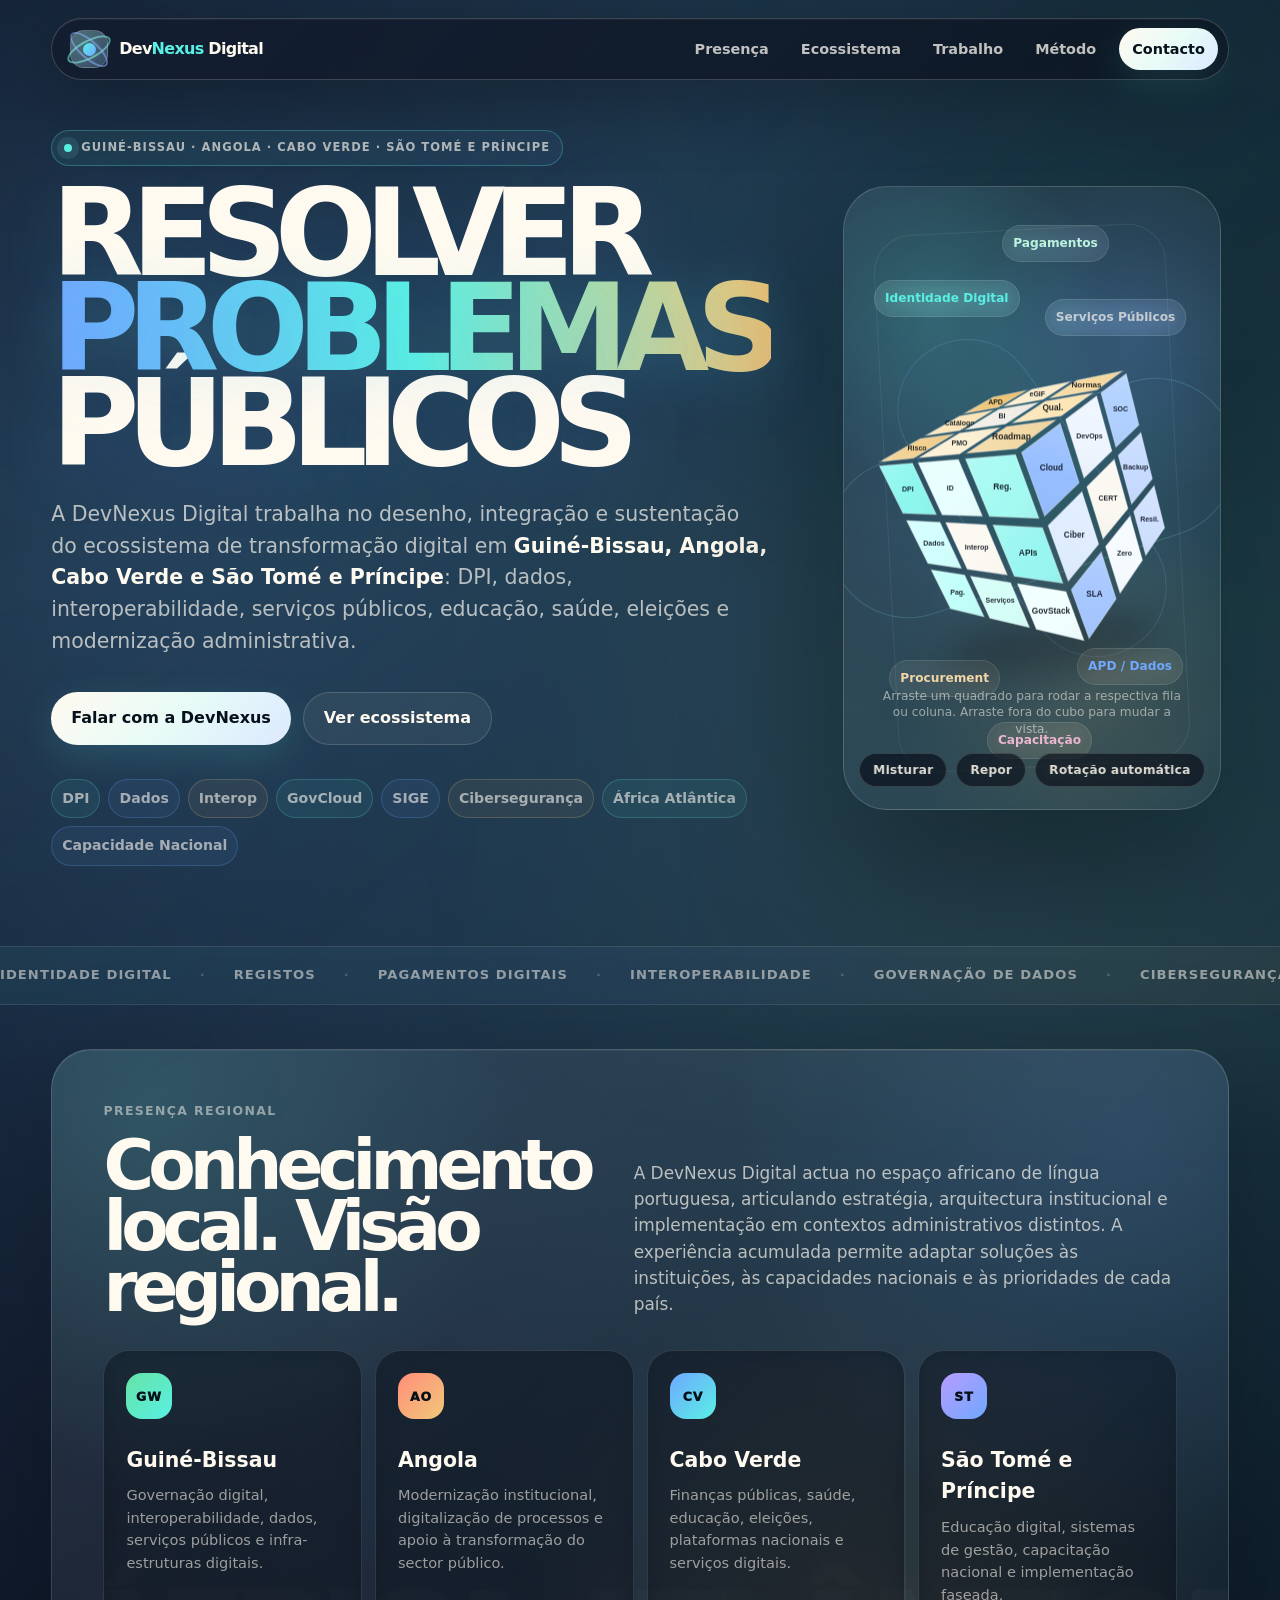
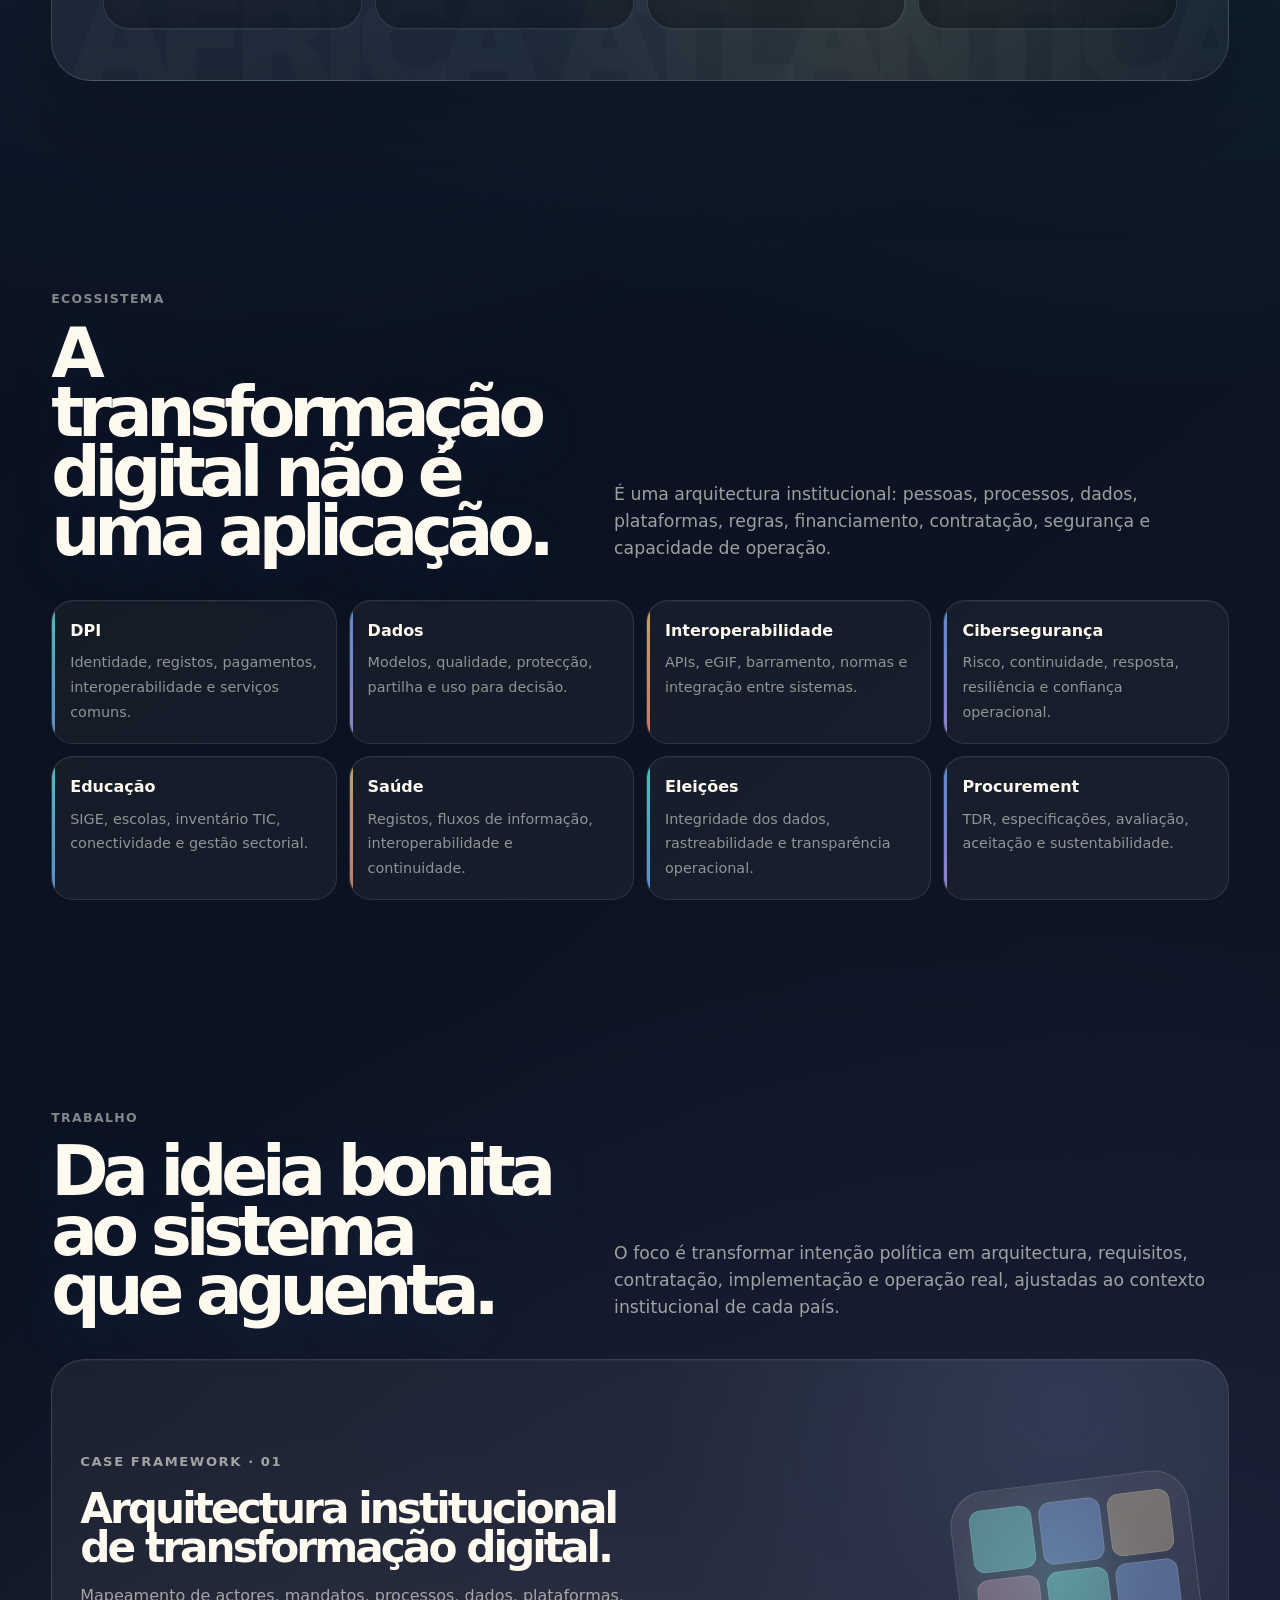
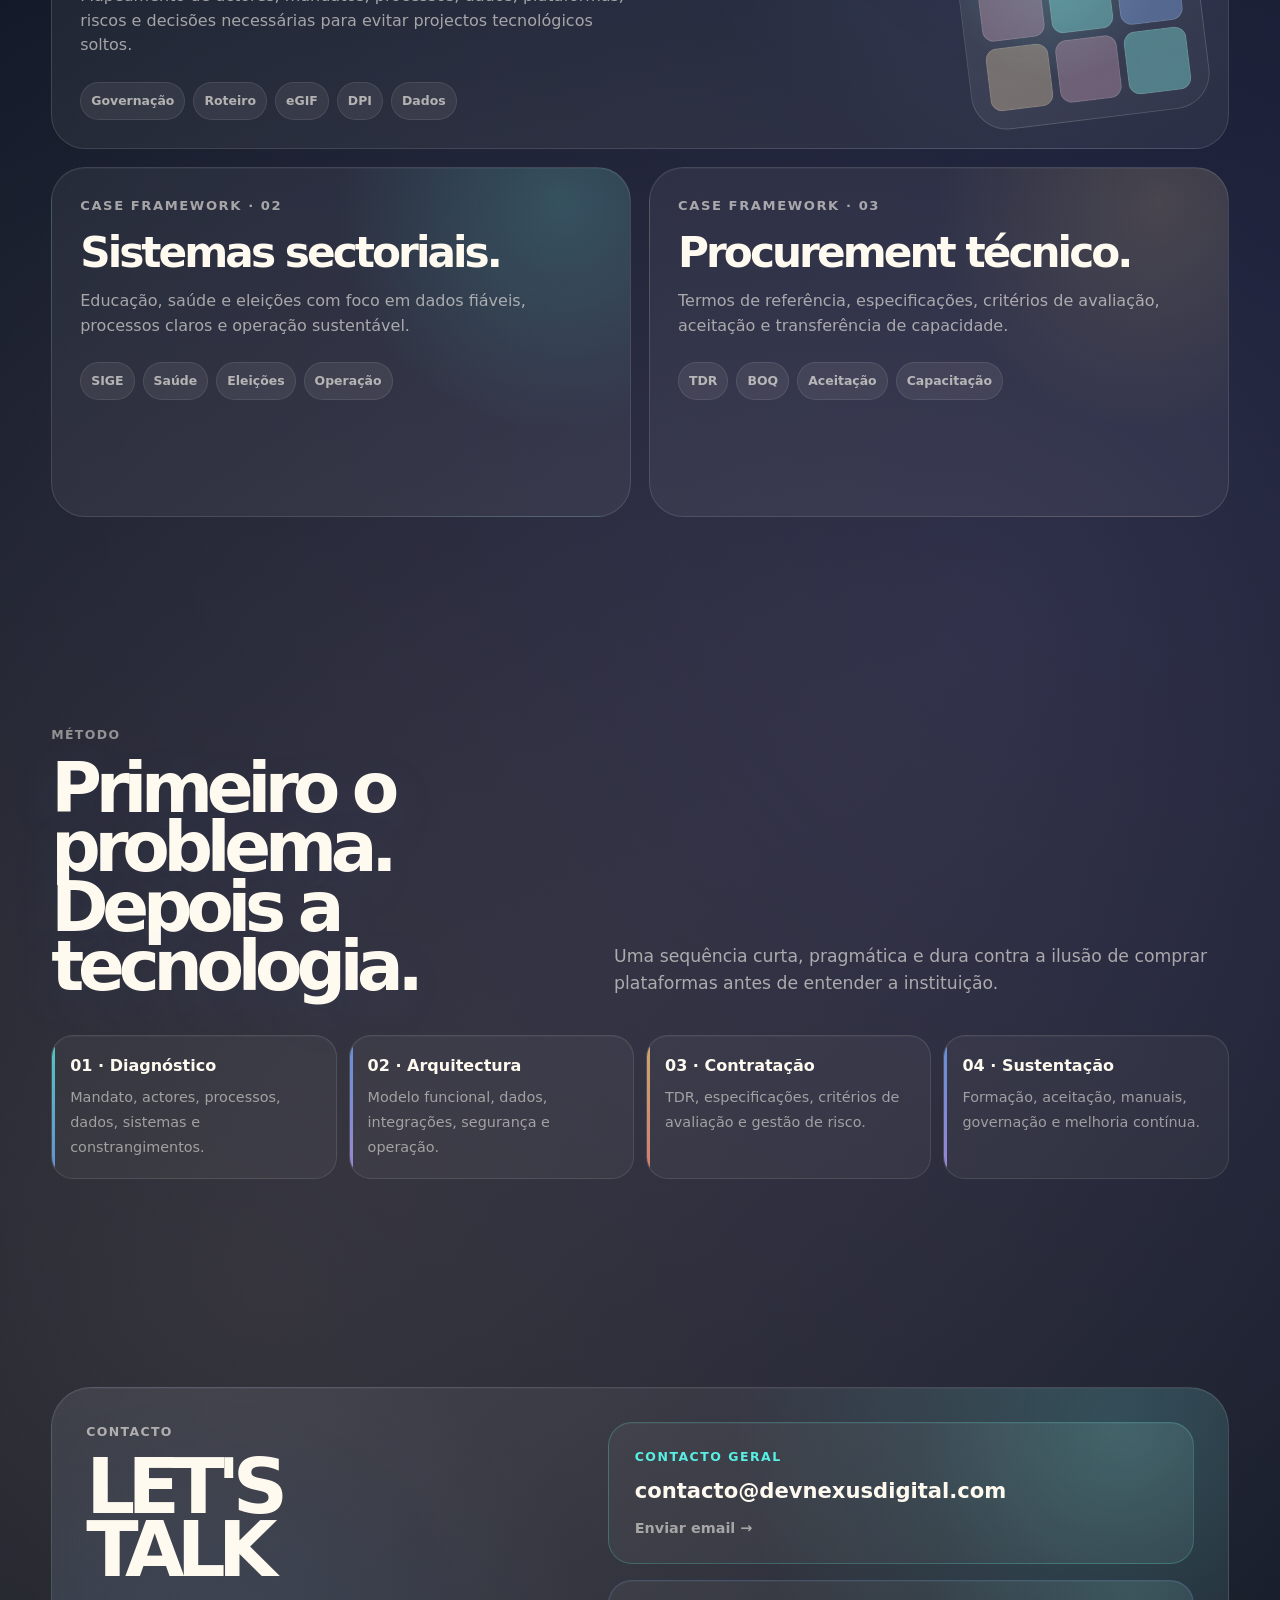
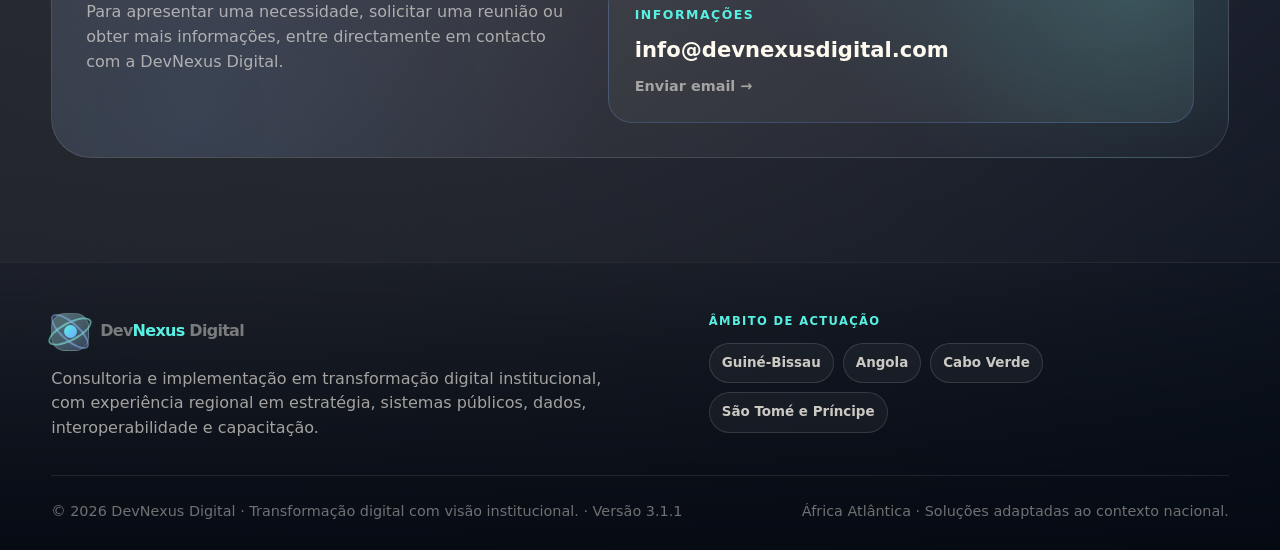
<file: index.html>
<!doctype html>
<html lang="pt">
<head>
  <meta charset="utf-8">
  <meta name="viewport" content="width=device-width, initial-scale=1">
  <meta name="version" content="3.1.1">
  <title>DevNexus Digital | Transformação Digital Institucional</title>
  <meta name="description" content="Consultoria e implementação em transformação digital institucional na Guiné-Bissau, Angola, Cabo Verde e São Tomé e Príncipe.">

  <style>
    :root {
      --bg:#0b0f16;
      --paper:#f4f1ea;
      --muted:rgba(244,241,234,.66);
      --line:rgba(244,241,234,.14);
      --cyan:#85efe6;
      --blue:#8fb7ff;
      --shadow:0 42px 140px rgba(0,0,0,.38);
    }

    * { box-sizing:border-box; margin:0; padding:0; }
    html { scroll-behavior:smooth; }

    body {
      min-height:100vh;
      font-family:Inter, ui-sans-serif, system-ui, -apple-system, "Segoe UI", Arial, sans-serif;
      color:var(--paper);
      background:
        radial-gradient(circle at 18% 8%, rgba(143,183,255,.14), transparent 28%),
        radial-gradient(circle at 82% 18%, rgba(133,239,230,.12), transparent 30%),
        radial-gradient(circle at 58% 92%, rgba(241,214,168,.10), transparent 36%),
        linear-gradient(135deg,#090d13 0%,#0d1117 50%,#111827 100%);
      overflow-x:hidden;
      line-height:1.55;
    }

    body:before {
      content:"";
      position:fixed;
      inset:0;
      pointer-events:none;
      z-index:-1;
      opacity:.22;
      background-image:
        linear-gradient(rgba(244,241,234,.06) 1px, transparent 1px),
        linear-gradient(90deg, rgba(244,241,234,.06) 1px, transparent 1px);
      background-size:44px 44px;
      mask-image:radial-gradient(circle at 50% 20%, black, transparent 72%);
    }

    a { color:inherit; text-decoration:none; }
    .wrap { width:min(1200px,92%); margin-inline:auto; }

    .header {
      position:fixed;
      top:18px;
      left:0;
      right:0;
      z-index:60;
      pointer-events:none;
    }

    .nav {
      min-height:62px;
      border:1px solid var(--line);
      border-radius:999px;
      background:rgba(13,17,23,.58);
      backdrop-filter:blur(22px);
      box-shadow:0 18px 60px rgba(0,0,0,.18);
      display:flex;
      align-items:center;
      justify-content:space-between;
      padding:9px 10px 9px 18px;
      pointer-events:auto;
    }

    .brand {
      display:flex;
      align-items:center;
      gap:11px;
      font-weight:900;
      letter-spacing:-.045em;
    }

    .brand span span { color:var(--cyan); }

    .brand-mark {
      width:38px;
      height:38px;
      border-radius:14px;
      position:relative;
      display:grid;
      place-items:center;
      background:
        linear-gradient(135deg, rgba(255,255,255,.14), rgba(255,255,255,.03)),
        linear-gradient(135deg, rgba(133,239,230,.28), rgba(143,183,255,.22));
      border:1px solid rgba(244,241,234,.16);
    }

    .brand-mark b {
      width:13px;
      height:13px;
      border-radius:50%;
      background:linear-gradient(135deg,var(--cyan),var(--blue));
      box-shadow:0 0 20px rgba(133,239,230,.44);
    }

    .brand-mark i {
      position:absolute;
      width:48px;
      height:19px;
      border:2px solid rgba(133,239,230,.56);
      border-radius:50%;
      transform:rotate(-28deg);
    }

    .brand-mark i:nth-child(3) {
      border-color:rgba(143,183,255,.50);
      transform:rotate(42deg);
    }

    .menu {
      display:flex;
      align-items:center;
      gap:6px;
      font-size:.9rem;
      font-weight:740;
      color:rgba(244,241,234,.78);
    }

    .menu a {
      padding:10px 13px;
      border-radius:999px;
      transition:.22s ease;
    }

    .menu a:hover {
      color:var(--paper);
      background:rgba(244,241,234,.09);
    }

    .menu .navcta {
      color:#0d1117;
      background:var(--paper);
      margin-left:4px;
    }

    .navbutton {
      display:none;
      width:42px;
      height:42px;
      border:1px solid rgba(244,241,234,.14);
      border-radius:50%;
      background:rgba(244,241,234,.08);
      position:relative;
      cursor:pointer;
    }

    .navbutton span {
      position:absolute;
      left:12px;
      right:12px;
      height:2px;
      background:var(--paper);
      transition:.24s ease;
    }

    .navbutton span:first-child { top:15px; }
    .navbutton span:last-child { bottom:15px; }
    .navbutton.open span:first-child { top:20px; transform:rotate(45deg); }
    .navbutton.open span:last-child { bottom:20px; transform:rotate(-45deg); }

    .hero {
      min-height:100vh;
      display:grid;
      align-items:center;
      padding:130px 0 80px;
      position:relative;
      overflow:hidden;
    }

    .hero-grid {
      display:grid;
      grid-template-columns:1.02fr .98fr;
      gap:72px;
      align-items:center;
    }

    .eyebrow {
      display:inline-flex;
      align-items:center;
      gap:9px;
      padding:8px 12px;
      border:1px solid var(--line);
      border-radius:999px;
      background:rgba(244,241,234,.06);
      color:rgba(244,241,234,.70);
      text-transform:uppercase;
      font-size:.72rem;
      font-weight:860;
      letter-spacing:.09em;
      margin-bottom:20px;
    }

    .eyebrow:before {
      content:"";
      width:8px;
      height:8px;
      border-radius:50%;
      background:var(--cyan);
      box-shadow:0 0 0 7px rgba(133,239,230,.10);
    }

    h1 {
      font-size:clamp(4rem,9.4vw,10.2rem);
      line-height:.79;
      letter-spacing:-.105em;
      max-width:980px;
      margin-bottom:28px;
    }

    .word-muted { color:rgba(244,241,234,.42); }

    .lead {
      color:rgba(244,241,234,.72);
      font-size:clamp(1.08rem,1.7vw,1.28rem);
      max-width:720px;
      margin-bottom:34px;
    }

    .actions {
      display:flex;
      flex-wrap:wrap;
      gap:12px;
      margin-bottom:34px;
    }

    .btn {
      min-height:48px;
      display:inline-flex;
      align-items:center;
      justify-content:center;
      border-radius:999px;
      padding:13px 20px;
      font-weight:850;
      border:0;
      transition:transform .22s ease, background .22s ease, border .22s ease;
      cursor:pointer;
    }

    .btn:hover { transform:translateY(-2px); }

    .btn.primary {
      color:#0d1117;
      background:var(--paper);
    }

    .btn.secondary {
      border:1px solid rgba(244,241,234,.16);
      background:rgba(244,241,234,.06);
      color:var(--paper);
    }

    .mini-strip {
      display:flex;
      flex-wrap:wrap;
      gap:8px;
      color:rgba(244,241,234,.62);
      font-size:.88rem;
      font-weight:720;
    }

    .mini-strip span {
      border:1px solid rgba(244,241,234,.12);
      background:rgba(244,241,234,.05);
      border-radius:999px;
      padding:8px 10px;
    }

    .rubik-stage {
      min-height:620px;
      display:grid;
      place-items:center;
      position:relative;
      border-radius:44px;
      background:
        radial-gradient(circle at 30% 25%, rgba(133,239,230,.12), transparent 34%),
        radial-gradient(circle at 72% 72%, rgba(143,183,255,.14), transparent 36%),
        rgba(244,241,234,.035);
      border:1px solid rgba(244,241,234,.12);
      box-shadow:var(--shadow);
      overflow:hidden;
      isolation:isolate;
    }

    .rubik-stage:before {
      content:"";
      position:absolute;
      inset:42px;
      border:1px solid rgba(244,241,234,.08);
      border-radius:38px;
      transform:rotate(-3deg);
      pointer-events:none;
    }

    #rubikCanvas {
      width:100%;
      height:100%;
      min-height:620px;
      display:block;
      position:relative;
      z-index:3;
    }

    .ring {
      position:absolute;
      border:1px solid rgba(244,241,234,.12);
      border-radius:999px;
      pointer-events:none;
      z-index:1;
    }

    .ring.one {
      width:420px;
      height:160px;
      transform:rotate(-18deg);
      border-color:rgba(133,239,230,.18);
    }

    .ring.two {
      width:360px;
      height:140px;
      transform:rotate(54deg);
      border-color:rgba(143,183,255,.18);
    }

    .tag {
      position:absolute;
      border:1px solid rgba(244,241,234,.12);
      background:rgba(244,241,234,.055);
      color:rgba(244,241,234,.72);
      border-radius:999px;
      padding:8px 10px;
      font-size:.76rem;
      font-weight:780;
      animation:floatTag 7s ease-in-out infinite alternate;
      backdrop-filter:blur(10px);
      z-index:4;
      pointer-events:none;
    }

    .tag:nth-child(1) { left:8%; top:15%; color:var(--cyan); }
    .tag:nth-child(2) { right:9%; top:18%; animation-delay:-.9s; }
    .tag:nth-child(3) { left:12%; bottom:18%; animation-delay:-1.6s; color:#f1d6a8; }
    .tag:nth-child(4) { right:10%; bottom:20%; animation-delay:-2.3s; color:var(--blue); }
    .tag:nth-child(5) { left:42%; top:6%; animation-delay:-3s; color:#bdf4df; }
    .tag:nth-child(6) { left:38%; bottom:8%; animation-delay:-4.1s; color:#eab7ce; }

    @keyframes floatTag {
      from { transform:translate3d(0,-6px,0); opacity:.68; }
      to { transform:translate3d(0,10px,0); opacity:1; }
    }

    .marquee {
      border-top:1px solid rgba(244,241,234,.10);
      border-bottom:1px solid rgba(244,241,234,.10);
      overflow:hidden;
      background:rgba(244,241,234,.035);
    }

    .marquee-track {
      display:flex;
      width:max-content;
      gap:28px;
      padding:18px 0;
      animation:marquee 32s linear infinite;
      color:rgba(244,241,234,.55);
      font-weight:850;
      text-transform:uppercase;
      letter-spacing:.08em;
      white-space:nowrap;
      font-size:.82rem;
    }

    .marquee-track span:after {
      content:"·";
      margin-left:28px;
      color:rgba(244,241,234,.22);
    }

    @keyframes marquee {
      to { transform:translateX(-50%); }
    }

    .section { padding:104px 0; }

    .section-head {
      display:grid;
      grid-template-columns:.9fr 1.1fr;
      gap:60px;
      align-items:end;
      margin-bottom:38px;
    }

    .kicker {
      color:rgba(244,241,234,.52);
      text-transform:uppercase;
      letter-spacing:.11em;
      font-weight:900;
      font-size:.78rem;
      margin-bottom:15px;
    }

    .section-title {
      font-size:clamp(2.8rem,5.4vw,6rem);
      line-height:.86;
      letter-spacing:-.09em;
      color:var(--paper);
    }

    .section-intro {
      color:rgba(244,241,234,.63);
      font-size:1.08rem;
      max-width:680px;
    }

    .ecosystem {
      display:grid;
      grid-template-columns:repeat(4,1fr);
      gap:12px;
    }

    .eco-item {
      border:1px solid rgba(244,241,234,.11);
      background:rgba(244,241,234,.045);
      border-radius:22px;
      padding:18px;
      min-height:118px;
      transition:.24s ease;
    }

    .eco-item:hover {
      transform:translateY(-4px);
      background:rgba(244,241,234,.07);
    }

    .eco-item b {
      display:block;
      color:var(--paper);
      font-size:1rem;
      margin-bottom:7px;
    }

    .eco-item span {
      color:rgba(244,241,234,.56);
      font-size:.9rem;
    }

    .work-grid {
      display:grid;
      grid-template-columns:repeat(2,1fr);
      gap:18px;
    }

    .work-card {
      min-height:350px;
      border-radius:34px;
      padding:28px;
      position:relative;
      overflow:hidden;
      background:
        radial-gradient(circle at 86% 10%, rgba(143,183,255,.12), transparent 38%),
        rgba(244,241,234,.055);
      border:1px solid rgba(244,241,234,.12);
      box-shadow:0 20px 80px rgba(0,0,0,.14);
      transition:.28s ease;
    }

    .work-card:hover {
      transform:translateY(-8px);
      border-color:rgba(244,241,234,.22);
      background:
        radial-gradient(circle at 86% 10%, rgba(133,239,230,.14), transparent 38%),
        rgba(244,241,234,.075);
    }

    .work-card.large {
      grid-column:span 2;
      min-height:390px;
      display:grid;
      grid-template-columns:1fr 1fr;
      gap:28px;
      align-items:end;
    }

    .card-num {
      color:rgba(244,241,234,.38);
      font-weight:900;
      font-size:.82rem;
      letter-spacing:.12em;
      text-transform:uppercase;
      margin-bottom:18px;
    }

    .work-card h3 {
      font-size:clamp(1.8rem,3.3vw,3.5rem);
      line-height:.92;
      letter-spacing:-.07em;
      color:var(--paper);
      margin-bottom:16px;
    }

    .work-card p {
      color:rgba(244,241,234,.62);
      max-width:620px;
    }

    .stack {
      display:flex;
      flex-wrap:wrap;
      gap:8px;
      margin-top:24px;
    }

    .stack span {
      padding:8px 10px;
      border-radius:999px;
      background:rgba(244,241,234,.07);
      border:1px solid rgba(244,241,234,.10);
      color:rgba(244,241,234,.66);
      font-size:.78rem;
      font-weight:770;
    }

    .rubik-mini {
      justify-self:end;
      width:240px;
      aspect-ratio:1;
      border-radius:36px;
      border:1px solid rgba(244,241,234,.14);
      background:
        linear-gradient(135deg, rgba(244,241,234,.10), rgba(244,241,234,.03)),
        radial-gradient(circle at 40% 40%, rgba(133,239,230,.18), transparent 50%);
      display:grid;
      grid-template-columns:repeat(3,1fr);
      gap:7px;
      padding:18px;
      transform:rotate(-7deg);
    }

    .rubik-mini span {
      border-radius:12px;
      background:rgba(244,241,234,.12);
      border:1px solid rgba(244,241,234,.12);
    }

    .rubik-mini span:nth-child(1), .rubik-mini span:nth-child(5), .rubik-mini span:nth-child(9) { background:rgba(133,239,230,.38); }
    .rubik-mini span:nth-child(2), .rubik-mini span:nth-child(6) { background:rgba(143,183,255,.36); }
    .rubik-mini span:nth-child(3), .rubik-mini span:nth-child(7) { background:rgba(241,214,168,.32); }
    .rubik-mini span:nth-child(4), .rubik-mini span:nth-child(8) { background:rgba(234,183,206,.30); }

    .contact-panel {
      border-radius:40px;
      padding:34px;
      background:
        radial-gradient(circle at 90% 8%, rgba(133,239,230,.10), transparent 38%),
        rgba(244,241,234,.06);
      border:1px solid rgba(244,241,234,.12);
      display:grid;
      grid-template-columns:.9fr 1.1fr;
      gap:42px;
      align-items:start;
      box-shadow:var(--shadow);
    }

    .contact-panel h2 {
      font-size:clamp(2.9rem,6vw,7rem);
      line-height:.82;
      letter-spacing:-.1em;
      margin-bottom:18px;
    }

    .contact-panel p {
      color:rgba(244,241,234,.63);
      max-width:560px;
    }

    .form { display:grid; gap:14px; }

    .form label {
      color:rgba(244,241,234,.70);
      font-weight:760;
      display:grid;
      gap:7px;
    }

    .form input,
    .form select,
    .form textarea {
      width:100%;
      border:1px solid rgba(244,241,234,.14);
      border-radius:18px;
      padding:14px 15px;
      color:var(--paper);
      background:rgba(244,241,234,.055);
      outline:none;
      font:inherit;
    }

    .form input:focus,
    .form select:focus,
    .form textarea:focus {
      border-color:rgba(133,239,230,.45);
      box-shadow:0 0 0 4px rgba(133,239,230,.10);
    }

    .form select {
      color:#0d1117;
      background:var(--paper);
    }

    .form select option {
      color:#0d1117;
      background:#ffffff;
    }

    .form button { border:0; margin-top:4px; }

    .status {
      min-height:22px;
      color:rgba(244,241,234,.50);
      font-size:.92rem;
    }


    .success-overlay {
      position:fixed;
      inset:0;
      z-index:9999;
      display:grid;
      place-items:center;
      padding:24px;
      background:rgba(7,10,15,.88);
      backdrop-filter:blur(18px);
    }

    .success-overlay[hidden] {
      display:none;
    }

    .success-card {
      width:min(700px,100%);
      padding:clamp(34px,6vw,66px);
      border:1px solid rgba(244,241,234,.16);
      border-radius:38px;
      background:
        radial-gradient(circle at 85% 10%, rgba(133,239,230,.12), transparent 40%),
        #111720;
      box-shadow:0 42px 140px rgba(0,0,0,.52);
      text-align:center;
    }

    .success-check {
      width:82px;
      height:82px;
      display:grid;
      place-items:center;
      margin:0 auto 26px;
      border-radius:50%;
      color:#0d1117;
      background:linear-gradient(135deg,var(--cyan),var(--blue));
      font-size:2.45rem;
      font-weight:900;
      box-shadow:0 0 46px rgba(133,239,230,.24);
    }

    .success-card h2 {
      margin-bottom:18px;
      font-size:clamp(2.35rem,6vw,4.8rem);
      line-height:.95;
      letter-spacing:-.065em;
    }

    .success-card p {
      max-width:590px;
      margin-inline:auto;
      color:rgba(244,241,234,.70);
      font-size:clamp(1rem,2vw,1.17rem);
    }

    .success-card .success-return {
      margin-top:18px;
      color:rgba(244,241,234,.48);
      font-size:.92rem;
    }


    .contact-emails {
      display:grid;
      gap:16px;
      align-content:center;
    }

    .contact-email {
      display:grid;
      gap:9px;
      padding:24px 26px;
      border:1px solid rgba(244,241,234,.14);
      border-radius:24px;
      color:var(--paper);
      background:
        radial-gradient(circle at 90% 10%, rgba(133,239,230,.10), transparent 40%),
        rgba(244,241,234,.045);
      text-decoration:none;
      transition:transform .2s ease, border-color .2s ease, background .2s ease;
    }

    .contact-email:hover {
      transform:translateY(-3px);
      border-color:rgba(133,239,230,.48);
      background:
        radial-gradient(circle at 90% 10%, rgba(133,239,230,.16), transparent 42%),
        rgba(244,241,234,.065);
    }

    .contact-email-label {
      color:var(--cyan);
      font-size:.78rem;
      font-weight:850;
      letter-spacing:.12em;
      text-transform:uppercase;
    }

    .contact-email strong {
      font-size:clamp(1.05rem,2vw,1.32rem);
      overflow-wrap:anywhere;
    }

    .contact-email-action {
      color:rgba(244,241,234,.58);
      font-size:.9rem;
      font-weight:750;
    }

    .footer {
      padding:36px 0 46px;
      color:rgba(244,241,234,.45);
      border-top:1px solid rgba(244,241,234,.10);
    }

    .foot {
      display:flex;
      align-items:center;
      justify-content:space-between;
      gap:24px;
      flex-wrap:wrap;
    }

    .reveal {
      opacity:1;
      transform:none;
      animation:revealIn .72s ease both;
    }

    .reveal.visible {
      opacity:1;
      transform:none;
    }

    @keyframes revealIn {
      from { opacity:0; transform:translateY(18px); }
      to { opacity:1; transform:none; }
    }

    @media (prefers-reduced-motion: reduce) {
      * {
        animation:none !important;
        transition:none !important;
        scroll-behavior:auto !important;
      }
    }

    @media (max-width:1040px) {
      .hero-grid,
      .section-head,
      .contact-panel,
      .work-card.large {
        grid-template-columns:1fr;
      }

      .rubik-stage { min-height:540px; }
      #rubikCanvas { min-height:540px; }
      .ecosystem { grid-template-columns:repeat(2,1fr); }
      .rubik-mini { justify-self:start; }
    }

    @media (max-width:740px) {
      .header { top:10px; }
      .nav { border-radius:28px; min-height:60px; }
      .navbutton { display:block; }

      .menu {
        position:absolute;
        left:4%;
        right:4%;
        top:74px;
        display:none;
        flex-direction:column;
        align-items:stretch;
        gap:0;
        border:1px solid rgba(244,241,234,.14);
        background:rgba(13,17,23,.92);
        border-radius:24px;
        padding:8px;
        backdrop-filter:blur(22px);
      }

      .menu.open { display:flex; }
      .menu a { padding:14px 16px; }
      .menu .navcta { margin-top:6px; text-align:center; }

      .hero { padding-top:110px; }

      h1 { font-size:clamp(3.5rem,18vw,5.8rem); }

      .rubik-stage {
        min-height:430px;
        border-radius:30px;
      }

      #rubikCanvas { min-height:430px; }

      .ring.one {
        width:300px;
        height:116px;
      }

      .ring.two {
        width:260px;
        height:102px;
      }

      .work-grid,
      .ecosystem {
        grid-template-columns:1fr;
      }

      .work-card.large { grid-column:span 1; }
      .section { padding:78px 0; }

      .contact-panel {
        padding:24px;
        border-radius:30px;
      }

      .foot {
        align-items:flex-start;
        flex-direction:column;
      }
    }
  
    /* Identidade visual regional e premium */
    :root {
      --cyan:#59f0e4;
      --blue:#6fa8ff;
      --gold:#f2c879;
      --coral:#ff8d7a;
      --violet:#b79cff;
      --emerald:#65e3a5;
      --paper:#fffaf0;
      --shadow:0 42px 140px rgba(0,0,0,.42);
    }

    body {
      background:
        radial-gradient(circle at 12% 10%, rgba(111,168,255,.24), transparent 30%),
        radial-gradient(circle at 88% 12%, rgba(89,240,228,.18), transparent 28%),
        radial-gradient(circle at 76% 72%, rgba(183,156,255,.14), transparent 34%),
        radial-gradient(circle at 20% 84%, rgba(242,200,121,.14), transparent 32%),
        linear-gradient(140deg,#070c15 0%,#0b1322 42%,#11182a 72%,#08111d 100%);
    }

    body:after {
      content:"";
      position:fixed;
      inset:-20%;
      pointer-events:none;
      z-index:-2;
      opacity:.48;
      filter:blur(80px);
      background:
        conic-gradient(from 210deg at 50% 50%,
          transparent 0deg,
          rgba(89,240,228,.09) 52deg,
          transparent 105deg,
          rgba(111,168,255,.10) 165deg,
          transparent 225deg,
          rgba(242,200,121,.08) 292deg,
          transparent 360deg);
      animation:auroraDrift 24s linear infinite;
    }

    @keyframes auroraDrift {
      to { transform:rotate(360deg) scale(1.06); }
    }

    .nav {
      background:
        linear-gradient(135deg,rgba(18,28,46,.84),rgba(10,16,28,.72));
      border-color:rgba(255,250,240,.18);
      box-shadow:
        0 18px 70px rgba(0,0,0,.30),
        inset 0 1px 0 rgba(255,255,255,.05);
    }

    .menu .navcta,
    .btn.primary {
      color:#07111b;
      background:linear-gradient(135deg,var(--paper),#e7fbf7 52%,#dce9ff);
      box-shadow:0 12px 38px rgba(89,240,228,.14);
    }

    h1 {
      text-shadow:0 18px 70px rgba(111,168,255,.12);
    }

    .word-muted {
      color:transparent;
      background:linear-gradient(90deg,var(--blue),var(--cyan),var(--gold));
      background-clip:text;
      -webkit-background-clip:text;
      filter:drop-shadow(0 0 26px rgba(89,240,228,.12));
    }

    .eyebrow {
      border-color:rgba(89,240,228,.28);
      background:linear-gradient(90deg,rgba(89,240,228,.08),rgba(111,168,255,.07));
    }

    .lead strong {
      color:var(--paper);
      font-weight:800;
    }

    .mini-strip span:nth-child(3n+1) {
      border-color:rgba(89,240,228,.20);
      background:rgba(89,240,228,.07);
    }

    .mini-strip span:nth-child(3n+2) {
      border-color:rgba(111,168,255,.22);
      background:rgba(111,168,255,.07);
    }

    .mini-strip span:nth-child(3n) {
      border-color:rgba(242,200,121,.20);
      background:rgba(242,200,121,.06);
    }

    .rubik-stage {
      background:
        radial-gradient(circle at 24% 20%, rgba(89,240,228,.20), transparent 30%),
        radial-gradient(circle at 78% 24%, rgba(111,168,255,.20), transparent 30%),
        radial-gradient(circle at 66% 82%, rgba(242,200,121,.12), transparent 34%),
        linear-gradient(145deg,rgba(255,255,255,.06),rgba(255,255,255,.025));
      border-color:rgba(255,250,240,.17);
      box-shadow:
        0 46px 150px rgba(0,0,0,.46),
        0 0 90px rgba(89,240,228,.05);
    }

    .marquee {
      background:
        linear-gradient(90deg,rgba(89,240,228,.055),rgba(111,168,255,.055),rgba(242,200,121,.045));
    }

    .section-title {
      text-shadow:0 14px 55px rgba(111,168,255,.10);
    }

    .regional-section {
      padding:44px 0 104px;
    }

    .regional-panel {
      position:relative;
      overflow:hidden;
      padding:clamp(28px,4vw,52px);
      border:1px solid rgba(255,250,240,.16);
      border-radius:40px;
      background:
        radial-gradient(circle at 8% 10%,rgba(89,240,228,.14),transparent 30%),
        radial-gradient(circle at 92% 14%,rgba(111,168,255,.16),transparent 34%),
        radial-gradient(circle at 70% 92%,rgba(242,200,121,.09),transparent 36%),
        linear-gradient(135deg,rgba(255,255,255,.075),rgba(255,255,255,.028));
      box-shadow:
        0 34px 120px rgba(0,0,0,.27),
        inset 0 1px 0 rgba(255,255,255,.055);
    }

    .regional-panel:after {
      content:"ÁFRICA ATLÂNTICA";
      position:absolute;
      right:-18px;
      bottom:-28px;
      font-size:clamp(4rem,10vw,9rem);
      line-height:1;
      font-weight:950;
      letter-spacing:-.09em;
      color:rgba(255,255,255,.025);
      pointer-events:none;
    }

    .regional-top {
      display:grid;
      grid-template-columns:.85fr 1.15fr;
      gap:44px;
      align-items:end;
      margin-bottom:32px;
    }

    .regional-title {
      font-size:clamp(2.7rem,5.4vw,6rem);
      line-height:.88;
      letter-spacing:-.085em;
    }

    .regional-copy {
      color:rgba(255,250,240,.69);
      font-size:1.06rem;
      max-width:700px;
    }

    .country-grid {
      display:grid;
      grid-template-columns:repeat(4,1fr);
      gap:13px;
      position:relative;
      z-index:2;
    }

    .country-card {
      min-height:200px;
      padding:22px;
      border-radius:26px;
      border:1px solid rgba(255,250,240,.12);
      background:rgba(7,14,25,.54);
      backdrop-filter:blur(14px);
      transition:transform .25s ease,border-color .25s ease,box-shadow .25s ease;
    }

    .country-card:hover {
      transform:translateY(-7px);
      border-color:rgba(255,250,240,.28);
      box-shadow:0 26px 65px rgba(0,0,0,.24);
    }

    .country-code {
      display:inline-grid;
      place-items:center;
      width:46px;
      height:46px;
      border-radius:16px;
      margin-bottom:26px;
      font-size:.78rem;
      font-weight:950;
      letter-spacing:.08em;
      color:#06111a;
    }

    .country-card:nth-child(1) .country-code {
      background:linear-gradient(135deg,var(--emerald),var(--cyan));
    }
    .country-card:nth-child(2) .country-code {
      background:linear-gradient(135deg,var(--coral),var(--gold));
    }
    .country-card:nth-child(3) .country-code {
      background:linear-gradient(135deg,var(--blue),var(--cyan));
    }
    .country-card:nth-child(4) .country-code {
      background:linear-gradient(135deg,var(--violet),var(--blue));
    }

    .country-card h3 {
      font-size:1.28rem;
      margin-bottom:8px;
    }

    .country-card p {
      color:rgba(255,250,240,.58);
      font-size:.91rem;
    }

    .eco-item,
    .work-card,
    .contact-panel,
    .contact-email {
      box-shadow:inset 0 1px 0 rgba(255,255,255,.035);
    }

    .eco-item {
      position:relative;
      overflow:hidden;
    }

    .eco-item:before {
      content:"";
      position:absolute;
      inset:0 auto 0 0;
      width:3px;
      opacity:.78;
      background:linear-gradient(var(--cyan),var(--blue));
    }

    .eco-item:nth-child(2n):before {
      background:linear-gradient(var(--blue),var(--violet));
    }

    .eco-item:nth-child(3n):before {
      background:linear-gradient(var(--gold),var(--coral));
    }

    .work-card:nth-child(2) {
      background:
        radial-gradient(circle at 88% 10%,rgba(89,240,228,.17),transparent 38%),
        rgba(255,255,255,.055);
    }

    .work-card:nth-child(3) {
      background:
        radial-gradient(circle at 88% 10%,rgba(242,200,121,.14),transparent 38%),
        rgba(255,255,255,.055);
    }

    .contact-panel {
      background:
        radial-gradient(circle at 90% 8%,rgba(89,240,228,.16),transparent 34%),
        radial-gradient(circle at 12% 88%,rgba(111,168,255,.12),transparent 38%),
        linear-gradient(135deg,rgba(255,255,255,.075),rgba(255,255,255,.03));
    }

    .contact-email:first-child {
      border-color:rgba(89,240,228,.22);
    }

    .contact-email:last-child {
      border-color:rgba(111,168,255,.22);
    }

    .footer {
      padding:50px 0 28px;
      background:
        linear-gradient(180deg,rgba(7,13,23,.18),rgba(5,10,18,.92));
      border-top:1px solid rgba(255,250,240,.12);
    }

    .footer-main {
      display:grid;
      grid-template-columns:1fr 1fr;
      gap:46px;
      align-items:start;
      padding-bottom:34px;
    }

    .footer-statement {
      color:rgba(255,250,240,.62);
      max-width:560px;
      margin-top:16px;
    }

    .footer-region {
      justify-self:end;
      max-width:520px;
    }

    .footer-label {
      color:var(--cyan);
      text-transform:uppercase;
      letter-spacing:.12em;
      font-size:.72rem;
      font-weight:900;
      margin-bottom:12px;
    }

    .footer-countries {
      display:flex;
      flex-wrap:wrap;
      gap:9px;
    }

    .footer-countries span {
      padding:9px 12px;
      border-radius:999px;
      border:1px solid rgba(255,250,240,.13);
      background:rgba(255,255,255,.045);
      color:rgba(255,250,240,.78);
      font-size:.84rem;
      font-weight:760;
    }

    .footer-bottom {
      display:flex;
      justify-content:space-between;
      gap:20px;
      flex-wrap:wrap;
      padding-top:24px;
      border-top:1px solid rgba(255,250,240,.09);
      color:rgba(255,250,240,.42);
      font-size:.9rem;
    }

    @media (max-width:900px) {
      .regional-top,
      .footer-main {
        grid-template-columns:1fr;
      }

      .country-grid {
        grid-template-columns:repeat(2,1fr);
      }

      .footer-region {
        justify-self:start;
      }
    }

    @media (max-width:600px) {
      .country-grid {
        grid-template-columns:1fr;
      }

      .country-card {
        min-height:auto;
      }
    }

  
    #rubikCanvas {
      cursor:grab;
      touch-action:none;
    }

    #rubikCanvas.is-dragging {
      cursor:grabbing;
    }

    .rubik-controls {
      position:absolute;
      left:50%;
      bottom:22px;
      z-index:6;
      display:flex;
      gap:9px;
      transform:translateX(-50%);
      flex-wrap:wrap;
      justify-content:center;
      width:min(92%,620px);
    }

    .rubik-controls button {
      appearance:none;
      border:1px solid rgba(255,250,240,.16);
      border-radius:999px;
      padding:9px 13px;
      color:rgba(255,250,240,.86);
      background:rgba(8,15,27,.70);
      backdrop-filter:blur(12px);
      font:800 .76rem Inter,system-ui,sans-serif;
      letter-spacing:.02em;
      cursor:pointer;
      transition:transform .18s ease,border-color .18s ease,background .18s ease;
    }

    .rubik-controls button:hover {
      transform:translateY(-2px);
      border-color:rgba(89,240,228,.45);
      background:rgba(17,29,47,.88);
    }

    .rubik-help {
      position:absolute;
      z-index:5;
      left:50%;
      bottom:72px;
      width:min(82%,520px);
      transform:translateX(-50%);
      margin:0;
      text-align:center;
      color:rgba(255,250,240,.54);
      font-size:.76rem;
      line-height:1.35;
      pointer-events:none;
    }

    @media (max-width:600px) {
      .rubik-help {
        bottom:86px;
        font-size:.7rem;
      }

      .rubik-controls {
        bottom:18px;
      }

      .rubik-controls button {
        padding:8px 10px;
        font-size:.7rem;
      }
    }

  
    .site-version {
      margin-top:16px;
      color:rgba(255,250,240,.38);
      font-size:.78rem;
      letter-spacing:.08em;
      text-transform:uppercase;
    }
  </style>
</head>

<body>
  <noscript>
    <div style="position:fixed;inset:0;z-index:99999;display:grid;place-items:center;padding:30px;background:#0b1322;color:#fffaf0;font-family:system-ui;text-align:center">
      <div>
        <h1 style="margin-bottom:14px">DevNexus Digital</h1>
        <p>Este site necessita de JavaScript para apresentar as animações e elementos interactivos.</p>
      </div>
    </div>
  </noscript>
  <header class="header">
    <div class="wrap nav">
      <a class="brand" href="#inicio" aria-label="DevNexus Digital">
        <span class="brand-mark" aria-hidden="true"><b></b><i></i><i></i></span>
        <span>Dev<span>Nexus</span> Digital</span>
      </a>

      <button class="navbutton" aria-label="Abrir menu" aria-expanded="false">
        <span></span>
        <span></span>
      </button>

      <nav class="menu" aria-label="Menu principal">
        <a href="#presenca">Presença</a>
        <a href="#ecosistema">Ecossistema</a>
        <a href="#trabalho">Trabalho</a>
        <a href="#metodo">Método</a>
        <a href="#contacto" class="navcta">Contacto</a>
      </nav>
    </div>
  </header>

  <main id="inicio">
    <section class="hero">
      <div class="wrap hero-grid">
        <div class="hero-copy reveal">
          <p class="eyebrow">Guiné-Bissau · Angola · Cabo Verde · São Tomé e Príncipe</p>

          <h1>
            RESOLVER<br>
            <span class="word-muted">PROBLEMAS</span><br>
            PÚBLICOS
          </h1>

          <p class="lead">
            A DevNexus Digital trabalha no desenho, integração e sustentação do ecossistema de transformação digital
            em <strong>Guiné-Bissau, Angola, Cabo Verde e São Tomé e Príncipe</strong>: DPI, dados,
            interoperabilidade, serviços públicos, educação, saúde, eleições e modernização administrativa.
          </p>

          <div class="actions">
            <a class="btn primary" href="#contacto">Falar com a DevNexus</a>
            <a class="btn secondary" href="#ecosistema">Ver ecossistema</a>
          </div>

          <div class="mini-strip">
            <span>DPI</span>
            <span>Dados</span>
            <span>Interop</span>
            <span>GovCloud</span>
            <span>SIGE</span>
            <span>Cibersegurança</span>
            <span>África Atlântica</span>
            <span>Capacidade Nacional</span>
          </div>
        </div>

        <div class="rubik-stage reveal" aria-label="Rubik 3D renderizado do ecossistema de transformação digital">
          <span class="tag">Identidade Digital</span>
          <span class="tag">Serviços Públicos</span>
          <span class="tag">Procurement</span>
          <span class="tag">APD / Dados</span>
          <span class="tag">Pagamentos</span>
          <span class="tag">Capacitação</span>

          <span class="ring one" aria-hidden="true"></span>
          <span class="ring two" aria-hidden="true"></span>

          <canvas id="rubikCanvas" aria-label="Cubo interactivo. Arraste uma peça para rodar a camada e arraste fora do cubo para mudar a vista."></canvas>
          <div class="rubik-controls" aria-label="Controlos do cubo">
            <button type="button" id="rubikShuffle">Misturar</button>
            <button type="button" id="rubikReset">Repor</button>
            <button type="button" id="rubikAuto">Rotação automática</button>
          </div>
          <p class="rubik-help">Arraste um quadrado para rodar a respectiva fila ou coluna. Arraste fora do cubo para mudar a vista.</p>
        </div>
      </div>
    </section>

    <section class="marquee" aria-hidden="true">
      <div class="marquee-track">
        <span>Identidade Digital</span><span>Registos</span><span>Pagamentos Digitais</span><span>Interoperabilidade</span><span>Governação de Dados</span><span>Cibersegurança</span><span>Serviços Públicos Digitais</span><span>Educação</span><span>Saúde</span><span>Eleições</span><span>GovCloud</span><span>Procurement</span>
        <span>Identidade Digital</span><span>Registos</span><span>Pagamentos Digitais</span><span>Interoperabilidade</span><span>Governação de Dados</span><span>Cibersegurança</span><span>Serviços Públicos Digitais</span><span>Educação</span><span>Saúde</span><span>Eleições</span><span>GovCloud</span><span>Procurement</span>
      </div>
    </section>


    <section class="regional-section" id="presenca">
      <div class="wrap">
        <div class="regional-panel reveal">
          <div class="regional-top">
            <div>
              <p class="kicker">Presença regional</p>
              <h2 class="regional-title">Conhecimento local. Visão regional.</h2>
            </div>
            <p class="regional-copy">
              A DevNexus Digital actua no espaço africano de língua portuguesa, articulando estratégia,
              arquitectura institucional e implementação em contextos administrativos distintos.
              A experiência acumulada permite adaptar soluções às instituições, às capacidades nacionais
              e às prioridades de cada país.
            </p>
          </div>

          <div class="country-grid">
            <article class="country-card reveal">
              <span class="country-code">GW</span>
              <h3>Guiné-Bissau</h3>
              <p>Governação digital, interoperabilidade, dados, serviços públicos e infra-estruturas digitais.</p>
            </article>

            <article class="country-card reveal">
              <span class="country-code">AO</span>
              <h3>Angola</h3>
              <p>Modernização institucional, digitalização de processos e apoio à transformação do sector público.</p>
            </article>

            <article class="country-card reveal">
              <span class="country-code">CV</span>
              <h3>Cabo Verde</h3>
              <p>Finanças públicas, saúde, educação, eleições, plataformas nacionais e serviços digitais.</p>
            </article>

            <article class="country-card reveal">
              <span class="country-code">ST</span>
              <h3>São Tomé e Príncipe</h3>
              <p>Educação digital, sistemas de gestão, capacitação nacional e implementação faseada.</p>
            </article>
          </div>
        </div>
      </div>
    </section>

    <section id="ecosistema" class="section">
      <div class="wrap">
        <div class="section-head reveal">
          <div>
            <p class="kicker">Ecossistema</p>
            <h2 class="section-title">A transformação digital não é uma aplicação.</h2>
          </div>
          <p class="section-intro">
            É uma arquitectura institucional: pessoas, processos, dados, plataformas, regras, financiamento,
            contratação, segurança e capacidade de operação.
          </p>
        </div>

        <div class="ecosystem">
          <div class="eco-item reveal"><b>DPI</b><span>Identidade, registos, pagamentos, interoperabilidade e serviços comuns.</span></div>
          <div class="eco-item reveal"><b>Dados</b><span>Modelos, qualidade, protecção, partilha e uso para decisão.</span></div>
          <div class="eco-item reveal"><b>Interoperabilidade</b><span>APIs, eGIF, barramento, normas e integração entre sistemas.</span></div>
          <div class="eco-item reveal"><b>Cibersegurança</b><span>Risco, continuidade, resposta, resiliência e confiança operacional.</span></div>
          <div class="eco-item reveal"><b>Educação</b><span>SIGE, escolas, inventário TIC, conectividade e gestão sectorial.</span></div>
          <div class="eco-item reveal"><b>Saúde</b><span>Registos, fluxos de informação, interoperabilidade e continuidade.</span></div>
          <div class="eco-item reveal"><b>Eleições</b><span>Integridade dos dados, rastreabilidade e transparência operacional.</span></div>
          <div class="eco-item reveal"><b>Procurement</b><span>TDR, especificações, avaliação, aceitação e sustentabilidade.</span></div>
        </div>
      </div>
    </section>

    <section id="trabalho" class="section">
      <div class="wrap">
        <div class="section-head reveal">
          <div>
            <p class="kicker">Trabalho</p>
            <h2 class="section-title">Da ideia bonita ao sistema que aguenta.</h2>
          </div>
          <p class="section-intro">
            O foco é transformar intenção política em arquitectura, requisitos, contratação, implementação e operação real, ajustadas ao contexto institucional de cada país.
          </p>
        </div>

        <div class="work-grid">
          <article class="work-card large reveal">
            <div>
              <p class="card-num">Case framework · 01</p>
              <h3>Arquitectura institucional de transformação digital.</h3>
              <p>Mapeamento de actores, mandatos, processos, dados, plataformas, riscos e decisões necessárias para evitar projectos tecnológicos soltos.</p>
              <div class="stack">
                <span>Governação</span><span>Roteiro</span><span>eGIF</span><span>DPI</span><span>Dados</span>
              </div>
            </div>
            <div class="rubik-mini" aria-hidden="true">
              <span></span><span></span><span></span><span></span><span></span><span></span><span></span><span></span><span></span>
            </div>
          </article>

          <article class="work-card reveal">
            <p class="card-num">Case framework · 02</p>
            <h3>Sistemas sectoriais.</h3>
            <p>Educação, saúde e eleições com foco em dados fiáveis, processos claros e operação sustentável.</p>
            <div class="stack">
              <span>SIGE</span><span>Saúde</span><span>Eleições</span><span>Operação</span>
            </div>
          </article>

          <article class="work-card reveal">
            <p class="card-num">Case framework · 03</p>
            <h3>Procurement técnico.</h3>
            <p>Termos de referência, especificações, critérios de avaliação, aceitação e transferência de capacidade.</p>
            <div class="stack">
              <span>TDR</span><span>BOQ</span><span>Aceitação</span><span>Capacitação</span>
            </div>
          </article>
        </div>
      </div>
    </section>

    <section id="metodo" class="section">
      <div class="wrap">
        <div class="section-head reveal">
          <div>
            <p class="kicker">Método</p>
            <h2 class="section-title">Primeiro o problema. Depois a tecnologia.</h2>
          </div>
          <p class="section-intro">
            Uma sequência curta, pragmática e dura contra a ilusão de comprar plataformas antes de entender a instituição.
          </p>
        </div>

        <div class="ecosystem">
          <div class="eco-item reveal"><b>01 · Diagnóstico</b><span>Mandato, actores, processos, dados, sistemas e constrangimentos.</span></div>
          <div class="eco-item reveal"><b>02 · Arquitectura</b><span>Modelo funcional, dados, integrações, segurança e operação.</span></div>
          <div class="eco-item reveal"><b>03 · Contratação</b><span>TDR, especificações, critérios de avaliação e gestão de risco.</span></div>
          <div class="eco-item reveal"><b>04 · Sustentação</b><span>Formação, aceitação, manuais, governação e melhoria contínua.</span></div>
        </div>
      </div>
    </section>

    <section id="contacto" class="section">
      <div class="wrap">
        <div class="contact-panel reveal">
          <div>
            <p class="kicker">Contacto</p>
            <h2>LET'S<br>TALK</h2>
            <p>
              Para apresentar uma necessidade, solicitar uma reunião ou obter mais informações,
              entre directamente em contacto com a DevNexus Digital.
            </p>
          </div>

          <div class="contact-emails" aria-label="Endereços de contacto">
            <a class="contact-email" href="mailto:contacto@devnexusdigital.com">
              <span class="contact-email-label">Contacto geral</span>
              <strong>contacto@devnexusdigital.com</strong>
              <span class="contact-email-action">Enviar email →</span>
            </a>

            <a class="contact-email" href="mailto:info@devnexusdigital.com">
              <span class="contact-email-label">Informações</span>
              <strong>info@devnexusdigital.com</strong>
              <span class="contact-email-action">Enviar email →</span>
            </a>
          </div>
        </div>
      </div>
    </section>
  </main>

<footer class="footer">
    <div class="wrap">
      <div class="footer-main">
        <div>
          <div class="brand">
            <span class="brand-mark" aria-hidden="true"><b></b><i></i><i></i></span>
            <span>Dev<span>Nexus</span> Digital</span>
          </div>
          <p class="footer-statement">
            Consultoria e implementação em transformação digital institucional, com experiência regional
            em estratégia, sistemas públicos, dados, interoperabilidade e capacitação.
          </p>
        </div>

        <div class="footer-region">
          <p class="footer-label">Âmbito de actuação</p>
          <div class="footer-countries">
            <span>Guiné-Bissau</span>
            <span>Angola</span>
            <span>Cabo Verde</span>
            <span>São Tomé e Príncipe</span>
          </div>
        </div>
      </div>

      <div class="footer-bottom">
        <p>© 2026 DevNexus Digital · Transformação digital com visão institucional. · Versão 3.1.1</p>
        <p>África Atlântica · Soluções adaptadas ao contexto nacional.</p>
      </div>
    </div>
  </footer>

  <script>
    const navButton = document.querySelector(".navbutton");
    const menu = document.querySelector(".menu");

    if (navButton && menu) {
      navButton.addEventListener("click", () => {
        const open = menu.classList.toggle("open");
        navButton.classList.toggle("open", open);
        navButton.setAttribute("aria-expanded", String(open));
      });

      menu.querySelectorAll("a").forEach((link) => {
        link.addEventListener("click", () => {
          menu.classList.remove("open");
          navButton.classList.remove("open");
          navButton.setAttribute("aria-expanded", "false");
        });
      });
    }

    const observer = new IntersectionObserver((entries) => {
      entries.forEach((entry) => {
        if (entry.isIntersecting) entry.target.classList.add("visible");
      });
    }, { threshold: 0.14 });

    document.querySelectorAll(".reveal").forEach((el) => observer.observe(el));

    const canvas = document.getElementById("rubikCanvas");
    const ctx = canvas ? canvas.getContext("2d") : null;

    if (canvas && ctx) {
      const shuffleButton = document.getElementById("rubikShuffle");
      const resetButton = document.getElementById("rubikReset");
      const autoButton = document.getElementById("rubikAuto");

      const palette = {
        front:["#85efe6","#dff7f6","#9cf2ea","#c9fbf6","#f4f1ea","#90eee8","#b9faf1","#ccf6ef","#e9fbf8"],
        back:["#ff8d7a","#ffd0c7","#f5a595","#ffd9d1","#f4f1ea","#ffb6a8","#ffc5b9","#ff9f8e","#ffe5df"],
        right:["#8fb7ff","#e7eeff","#a9c9ff","#d8e6ff","#f4f1ea","#bfd4ff","#9fbfff","#eef4ff","#c8d9ff"],
        left:["#b79cff","#e3dcff","#c6afff","#ddd3ff","#f4f1ea","#cab8ff","#d9ccff","#bfa7ff","#eeeaff"],
        top:["#f2c879","#fff0cf","#f8dca3","#ffe8bb","#f4f1ea","#ffe9b9","#f4d393","#fff3d7","#f6dca8"],
        bottom:["#65e3a5","#d9f8e8","#8cebb9","#c7f4dc","#f4f1ea","#a4efc8","#b9f2d3","#7ee7b0","#e4fbef"]
      };

      const faceLabels = {
        front:["DPI","ID","Reg.","Dados","Interop","APIs","Pag.","Serviços","GovStack"],
        back:["RH","Fluxos","Portal","Doc.","Arquivo","Ass.","BI","Qual.","PMO"],
        right:["Cloud","DevOps","SOC","Ciber","CERT","Backup","SLA","Zero","Resil."],
        left:["SIGE","Saúde","Eleição","Finanças","Estado","Justiça","Munic.","Móvel","Web"],
        top:["APD","eGIF","Normas","Catálogo","BI","Qual.","Risco","PMO","Roadmap"],
        bottom:["Form.","Adoção","Suporte","Gestão","Equipa","Oper.","Dados","KPI","Valor"]
      };

      let cubies = [];
      let viewX = -0.52;
      let viewY = -0.70;
      let autoRotate = false;
      let hoverSticker = null;
      let hitStickers = [];
      let pointerStart = null;
      let activeSticker = null;
      let draggingView = false;
      let moved = false;

      function makeSticker(normal, color, label) {
        return { normal:{...normal}, color, label };
      }

      function stickerIndex(face, x, y, z) {
        if (face === "front") return (y + 1) * 3 + (x + 1);
        if (face === "back") return (y + 1) * 3 + (1 - x);
        if (face === "right") return (y + 1) * 3 + (1 - z);
        if (face === "left") return (y + 1) * 3 + (z + 1);
        if (face === "top") return (z + 1) * 3 + (x + 1);
        if (face === "bottom") return (1 - z) * 3 + (x + 1);
        return 0;
      }

      function buildCube() {
        cubies = [];
        for (let x=-1;x<=1;x++) {
          for (let y=-1;y<=1;y++) {
            for (let z=-1;z<=1;z++) {
              const stickers = [];
              if (z===1) {
                const i=stickerIndex("front",x,y,z);
                stickers.push(makeSticker({x:0,y:0,z:1},palette.front[i],faceLabels.front[i]));
              }
              if (z===-1) {
                const i=stickerIndex("back",x,y,z);
                stickers.push(makeSticker({x:0,y:0,z:-1},palette.back[i],faceLabels.back[i]));
              }
              if (x===1) {
                const i=stickerIndex("right",x,y,z);
                stickers.push(makeSticker({x:1,y:0,z:0},palette.right[i],faceLabels.right[i]));
              }
              if (x===-1) {
                const i=stickerIndex("left",x,y,z);
                stickers.push(makeSticker({x:-1,y:0,z:0},palette.left[i],faceLabels.left[i]));
              }
              if (y===-1) {
                const i=stickerIndex("top",x,y,z);
                stickers.push(makeSticker({x:0,y:-1,z:0},palette.top[i],faceLabels.top[i]));
              }
              if (y===1) {
                const i=stickerIndex("bottom",x,y,z);
                stickers.push(makeSticker({x:0,y:1,z:0},palette.bottom[i],faceLabels.bottom[i]));
              }
              cubies.push({pos:{x,y,z},stickers});
            }
          }
        }
      }

      function resizeCanvas() {
        const rect=canvas.getBoundingClientRect();
        const dpr=Math.max(1,Math.min(2,window.devicePixelRatio||1));
        canvas.width=Math.floor(rect.width*dpr);
        canvas.height=Math.floor(rect.height*dpr);
        ctx.setTransform(dpr,0,0,dpr,0,0);
      }

      function rotateView(p) {
        let {x,y,z}=p;
        const cx=Math.cos(viewX), sx=Math.sin(viewX);
        const y1=y*cx-z*sx, z1=y*sx+z*cx;
        y=y1; z=z1;
        const cy=Math.cos(viewY), sy=Math.sin(viewY);
        return {x:x*cy+z*sy,y,z:-x*sy+z*cy};
      }

      function project(p,w,h,scale) {
        const d=7.3;
        const f=scale/(d-p.z);
        return {x:w/2+p.x*f,y:h/2+p.y*f,z:p.z,f};
      }

      function vecCross(a,b) {
        return {x:a.y*b.z-a.z*b.y,y:a.z*b.x-a.x*b.z,z:a.x*b.y-a.y*b.x};
      }

      function vecAdd(a,b) { return {x:a.x+b.x,y:a.y+b.y,z:a.z+b.z}; }
      function vecScale(a,s) { return {x:a.x*s,y:a.y*s,z:a.z*s}; }

      function basisForNormal(n) {
        if (Math.abs(n.x)>0.5) return [{x:0,y:0,z:n.x},{x:0,y:1,z:0}];
        if (Math.abs(n.y)>0.5) return [{x:1,y:0,z:0},{x:0,y:0,z:n.y}];
        return [{x:n.z,y:0,z:0},{x:0,y:1,z:0}];
      }

      function polygonContains(poly,x,y) {
        let inside=false;
        for (let i=0,j=poly.length-1;i<poly.length;j=i++) {
          const xi=poly[i].x, yi=poly[i].y, xj=poly[j].x, yj=poly[j].y;
          const hit=((yi>y)!==(yj>y)) && (x<(xj-xi)*(y-yi)/(yj-yi||1e-9)+xi);
          if (hit) inside=!inside;
        }
        return inside;
      }

      function shade(hex,amt) {
        const n=parseInt(hex.slice(1),16);
        const c=v=>Math.max(0,Math.min(255,v));
        return `rgb(${c((n>>16)+amt)},${c(((n>>8)&255)+amt)},${c((n&255)+amt)})`;
      }

      function drawPoly(points,fill,stroke,width=1) {
        ctx.beginPath();
        ctx.moveTo(points[0].x,points[0].y);
        for (let i=1;i<points.length;i++) ctx.lineTo(points[i].x,points[i].y);
        ctx.closePath();
        ctx.fillStyle=fill; ctx.fill();
        if (stroke) { ctx.strokeStyle=stroke; ctx.lineWidth=width; ctx.stroke(); }
      }

      function center(poly) {
        return {
          x:poly.reduce((s,p)=>s+p.x,0)/poly.length,
          y:poly.reduce((s,p)=>s+p.y,0)/poly.length
        };
      }

      function drawLabel(poly,text) {
        const c=center(poly);
        const width=Math.hypot(poly[1].x-poly[0].x,poly[1].y-poly[0].y);
        const fs=Math.max(7,Math.min(14,width*.17));
        ctx.save();
        ctx.fillStyle="rgba(7,14,24,.88)";
        ctx.font=`900 ${fs}px Inter,Arial,sans-serif`;
        ctx.textAlign="center";
        ctx.textBaseline="middle";
        ctx.fillText(text,c.x,c.y);
        ctx.restore();
      }

      function render() {
        const rect=canvas.getBoundingClientRect();
        const w=rect.width,h=rect.height;
        ctx.clearRect(0,0,w,h);
        hitStickers=[];

        const glow=ctx.createRadialGradient(w*.52,h*.46,20,w*.52,h*.46,Math.max(w,h)*.48);
        glow.addColorStop(0,"rgba(89,240,228,.13)");
        glow.addColorStop(.5,"rgba(111,168,255,.055)");
        glow.addColorStop(1,"rgba(0,0,0,0)");
        ctx.fillStyle=glow; ctx.fillRect(0,0,w,h);

        const scale=Math.min(w,h)*1.22;
        const step=.94;
        const half=.405;
        const faces=[];

        for (const cubie of cubies) {
          const base={x:cubie.pos.x*step,y:cubie.pos.y*step,z:cubie.pos.z*step};

          for (const sticker of cubie.stickers) {
            const n=sticker.normal;
            const [u,v]=basisForNormal(n);
            const faceCenter=vecAdd(base,vecScale(n,.455));
            const corners=[
              vecAdd(vecAdd(faceCenter,vecScale(u,-half)),vecScale(v,-half)),
              vecAdd(vecAdd(faceCenter,vecScale(u, half)),vecScale(v,-half)),
              vecAdd(vecAdd(faceCenter,vecScale(u, half)),vecScale(v, half)),
              vecAdd(vecAdd(faceCenter,vecScale(u,-half)),vecScale(v, half))
            ];
            const rotated=corners.map(rotateView);
            const rn=rotateView(n);
            if (rn.z<=.04) continue;
            const poly=rotated.map(p=>project(p,w,h,scale));
            const depth=rotated.reduce((s,p)=>s+p.z,0)/4;
            faces.push({poly,depth,rn,sticker,cubie});
          }
        }

        faces.sort((a,b)=>a.depth-b.depth);

        ctx.save();
        ctx.globalAlpha=.34;
        ctx.filter="blur(18px)";
        ctx.fillStyle="rgba(0,0,0,.74)";
        ctx.beginPath();
        ctx.ellipse(w/2+18,h/2+145,Math.min(w,h)*.29,Math.min(w,h)*.085,-.15,0,Math.PI*2);
        ctx.fill();
        ctx.restore();

        for (const f of faces) {
          const intensity=Math.max(.42,Math.min(1,f.rn.z*.64+.46));
          const isHover=hoverSticker && hoverSticker.sticker===f.sticker;
          const fill=shade(f.sticker.color,Math.round((intensity-.75)*58)+(isHover?18:0));
          drawPoly(f.poly,fill,isHover?"rgba(255,255,255,.9)":"rgba(255,255,255,.30)",isHover?2.2:1.1);

          ctx.save();
          ctx.globalAlpha=.20;
          const g=ctx.createLinearGradient(f.poly[0].x,f.poly[0].y,f.poly[2].x,f.poly[2].y);
          g.addColorStop(0,"rgba(255,255,255,.72)");
          g.addColorStop(.56,"rgba(255,255,255,0)");
          g.addColorStop(1,"rgba(0,0,0,.14)");
          drawPoly(f.poly,g,null);
          ctx.restore();

          drawLabel(f.poly,f.sticker.label);
          hitStickers.push(f);
        }
      }

      function rotateVector90(v,axis,dir) {
        const {x,y,z}=v;
        if (axis==="x") return dir>0?{x,y:-z,z:y}:{x,y:z,z:-y};
        if (axis==="y") return dir>0?{x:z,y,z:-x}:{x:-z,y,z:x};
        return dir>0?{x:-y,y:x,z}:{x:y,y:-x,z};
      }

      function rotateLayer(axis,layer,dir) {
        for (const cubie of cubies) {
          if (cubie.pos[axis]!==layer) continue;
          cubie.pos=rotateVector90(cubie.pos,axis,dir);
          cubie.stickers.forEach(sticker=>{
            sticker.normal=rotateVector90(sticker.normal,axis,dir);
          });
        }
      }

      function chooseMove(faceNormal,cubiePos,dx,dy) {
        const horizontal=Math.abs(dx)>=Math.abs(dy);
        let axis,layer,dir;

        if (Math.abs(faceNormal.z)>.5) {
          if (horizontal) { axis="y"; layer=cubiePos.y; dir=dx>0?1:-1; }
          else { axis="x"; layer=cubiePos.x; dir=dy>0?1:-1; }
          if (faceNormal.z<0) dir*=-1;
        } else if (Math.abs(faceNormal.x)>.5) {
          if (horizontal) { axis="y"; layer=cubiePos.y; dir=dx>0?-1:1; }
          else { axis="z"; layer=cubiePos.z; dir=dy>0?1:-1; }
          if (faceNormal.x<0) dir*=-1;
        } else {
          if (horizontal) { axis="z"; layer=cubiePos.z; dir=dx>0?1:-1; }
          else { axis="x"; layer=cubiePos.x; dir=dy>0?-1:1; }
          if (faceNormal.y>0) dir*=-1;
        }
        return {axis,layer,dir};
      }

      function pointerPosition(event) {
        const rect=canvas.getBoundingClientRect();
        return {x:event.clientX-rect.left,y:event.clientY-rect.top};
      }

      canvas.addEventListener("pointerdown",event=>{
        const p=pointerPosition(event);
        activeSticker=[...hitStickers].reverse().find(f=>polygonContains(f.poly,p.x,p.y))||null;
        draggingView=!activeSticker;
        pointerStart={...p,viewX,viewY};
        moved=false;
        canvas.classList.add("is-dragging");
        canvas.setPointerCapture(event.pointerId);
      });

      canvas.addEventListener("pointermove",event=>{
        const p=pointerPosition(event);

        if (!pointerStart) {
          hoverSticker=[...hitStickers].reverse().find(f=>polygonContains(f.poly,p.x,p.y))||null;
          return;
        }

        const dx=p.x-pointerStart.x,dy=p.y-pointerStart.y;
        if (Math.hypot(dx,dy)>4) moved=true;

        if (draggingView) {
          viewY=pointerStart.viewY+dx*.008;
          viewX=Math.max(-1.35,Math.min(.35,pointerStart.viewX+dy*.008));
        }
      });

      canvas.addEventListener("pointerup",event=>{
        if (pointerStart && activeSticker) {
          const p=pointerPosition(event);
          const dx=p.x-pointerStart.x,dy=p.y-pointerStart.y;
          if (Math.hypot(dx,dy)>18) {
            const move=chooseMove(activeSticker.sticker.normal,activeSticker.cubie.pos,dx,dy);
            rotateLayer(move.axis,move.layer,move.dir);
          }
        }
        pointerStart=null;
        activeSticker=null;
        draggingView=false;
        canvas.classList.remove("is-dragging");
      });

      canvas.addEventListener("pointercancel",()=>{
        pointerStart=null;
        activeSticker=null;
        draggingView=false;
        canvas.classList.remove("is-dragging");
      });

      canvas.addEventListener("pointerleave",()=>{
        if (!pointerStart) hoverSticker=null;
      });

      function randomMove() {
        const axes=["x","y","z"];
        rotateLayer(axes[Math.floor(Math.random()*3)],[-1,0,1][Math.floor(Math.random()*3)],Math.random()>.5?1:-1);
      }

      shuffleButton?.addEventListener("click",()=>{
        for (let i=0;i<22;i++) randomMove();
      });

      resetButton?.addEventListener("click",()=>{
        buildCube();
        viewX=-.52;
        viewY=-.70;
        autoRotate=false;
        if (autoButton) autoButton.textContent="Rotação automática";
      });

      autoButton?.addEventListener("click",()=>{
        autoRotate=!autoRotate;
        autoButton.textContent=autoRotate?"Parar rotação":"Rotação automática";
      });

      function animate() {
        if (autoRotate && !pointerStart) viewY+=.0045;
        render();
        requestAnimationFrame(animate);
      }

      buildCube();
      resizeCanvas();
      window.addEventListener("resize",resizeCanvas);
      requestAnimationFrame(animate);
    }

  </script>
</body>
</html>
</file>
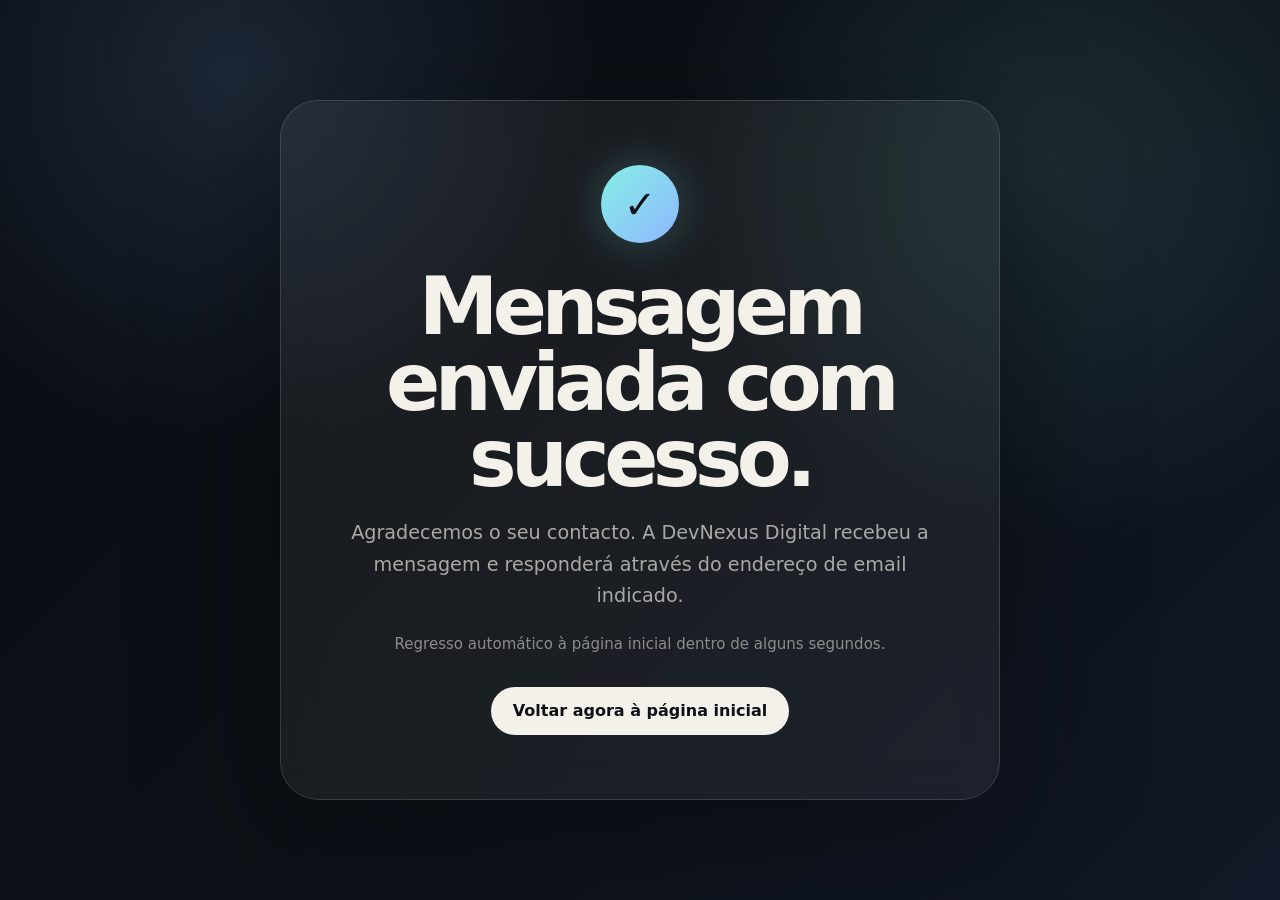
<file: obrigado.html>
<!doctype html>
<html lang="pt">
<head>
  <meta charset="utf-8">
  <meta name="viewport" content="width=device-width, initial-scale=1">
  <meta name="robots" content="noindex">
  <meta http-equiv="refresh" content="6;url=https://devnexusdigital.com/">
  <title>Mensagem enviada | DevNexus Digital</title>
  <style>
    :root {
      --bg:#0b0f16;
      --paper:#f4f1ea;
      --muted:rgba(244,241,234,.66);
      --line:rgba(244,241,234,.14);
      --cyan:#85efe6;
      --blue:#8fb7ff;
    }

    * { box-sizing:border-box; margin:0; padding:0; }

    body {
      min-height:100vh;
      display:grid;
      place-items:center;
      padding:28px;
      font-family:Inter, ui-sans-serif, system-ui, -apple-system, "Segoe UI", Arial, sans-serif;
      color:var(--paper);
      background:
        radial-gradient(circle at 18% 8%, rgba(143,183,255,.14), transparent 28%),
        radial-gradient(circle at 82% 18%, rgba(133,239,230,.12), transparent 30%),
        linear-gradient(135deg,#090d13 0%,#0d1117 50%,#111827 100%);
    }

    .card {
      width:min(720px,100%);
      padding:clamp(32px,6vw,64px);
      border:1px solid var(--line);
      border-radius:38px;
      background:rgba(244,241,234,.055);
      box-shadow:0 42px 140px rgba(0,0,0,.38);
      text-align:center;
      backdrop-filter:blur(20px);
    }

    .check {
      width:78px;
      height:78px;
      margin:0 auto 26px;
      border-radius:50%;
      display:grid;
      place-items:center;
      color:#0d1117;
      background:linear-gradient(135deg,var(--cyan),var(--blue));
      font-size:2.4rem;
      font-weight:900;
      box-shadow:0 0 44px rgba(133,239,230,.25);
    }

    h1 {
      font-size:clamp(2.5rem,7vw,5rem);
      line-height:.95;
      letter-spacing:-.07em;
      margin-bottom:20px;
    }

    p {
      color:var(--muted);
      font-size:clamp(1rem,2.2vw,1.2rem);
      line-height:1.65;
      margin-inline:auto;
      max-width:590px;
    }

    .return {
      margin-top:20px;
      font-size:.94rem;
      color:rgba(244,241,234,.52);
    }

    .btn {
      display:inline-flex;
      align-items:center;
      justify-content:center;
      min-height:48px;
      margin-top:30px;
      padding:13px 22px;
      border-radius:999px;
      color:#0d1117;
      background:var(--paper);
      font-weight:850;
      text-decoration:none;
    }
  </style>
</head>
<body>
  <main class="card">
    <div class="check" aria-hidden="true">✓</div>
    <h1>Mensagem enviada com sucesso.</h1>
    <p>
      Agradecemos o seu contacto. A DevNexus Digital recebeu a mensagem
      e responderá através do endereço de email indicado.
    </p>
    <p class="return">Regresso automático à página inicial dentro de alguns segundos.</p>
    <a class="btn" href="https://devnexusdigital.com/">Voltar agora à página inicial</a>
  </main>

  <script>
    window.setTimeout(() => {
      window.location.replace("https://devnexusdigital.com/");
    }, 6000);
  </script>
</body>
</html>
</file>
